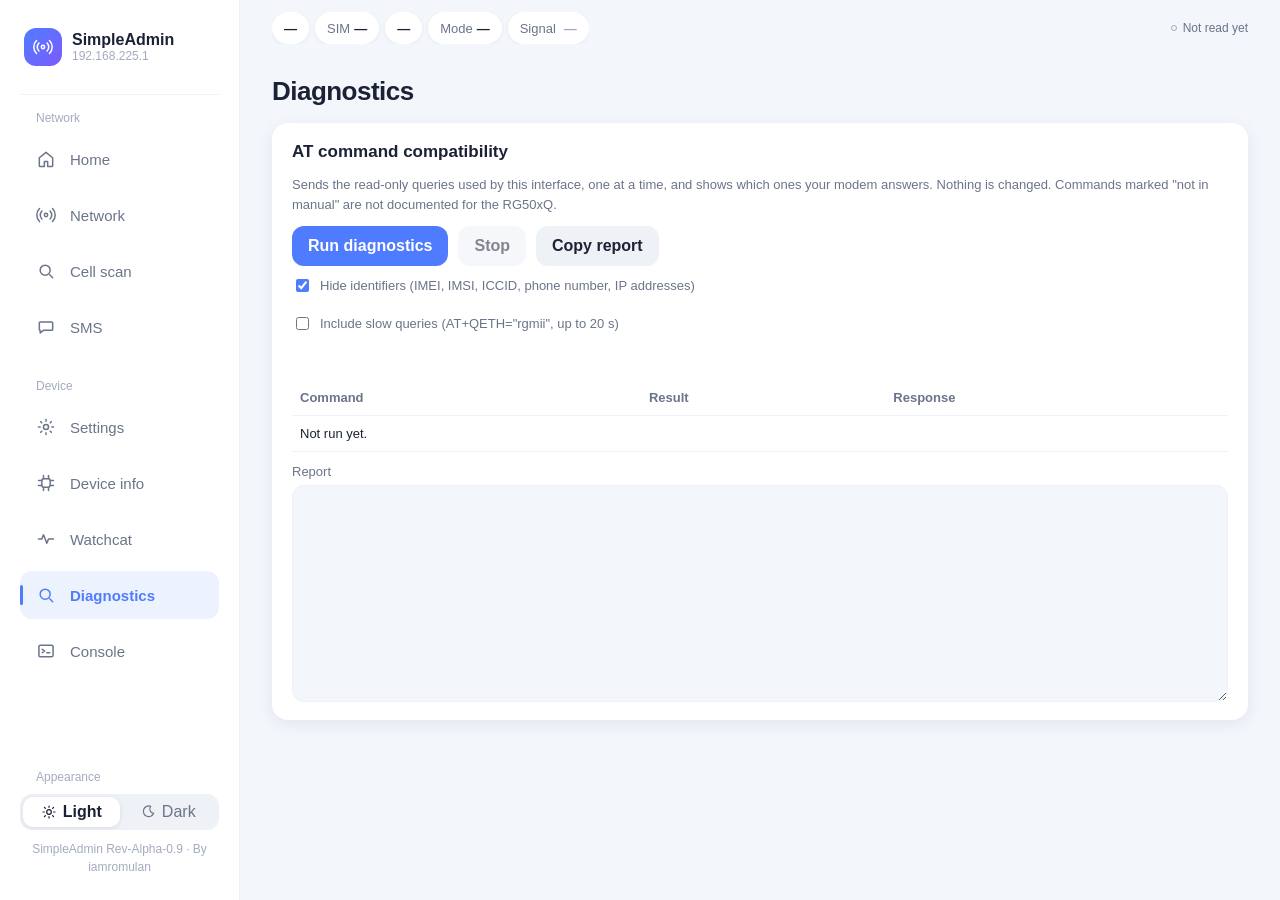
<file: www/diagnostics.html>
<!DOCTYPE html>
<html lang="en">
<head>
  <meta charset="utf-8">
  <meta name="viewport" content="width=device-width, initial-scale=1, viewport-fit=cover">
  <title>Diagnostics · SimpleAdmin</title>
  <link rel="stylesheet" href="css/app.css?v=20261111-3">
  <script>
    (function () {
      var saved = localStorage.getItem("theme");
      var theme = saved === "light" || saved === "dark" ? saved : (matchMedia("(prefers-color-scheme: dark)").matches ? "dark" : "light");
      document.documentElement.setAttribute("data-theme", theme);
      document.documentElement.style.colorScheme = theme;
    })();
  </script>
</head>
<body data-page="diagnostics">
  <div class="app">
    <aside class="sidebar" id="sidebar"></aside>
    <div class="main-col"><div class="page-wrap">
      <div id="status-slot"></div>
      <main class="page" id="page">
        <div class="page-head"><h1>Diagnostics</h1></div>
        <section class="card">
          <h2>AT command compatibility</h2>
          <p class="section-note">Sends the read-only queries used by this interface, one at a time, and shows which ones your modem answers. Nothing is changed. Commands marked "not in manual" are not documented for the RG50xQ.</p>
          <div class="form-actions"><button class="primary" type="button" id="diag-run">Run diagnostics</button><button class="secondary" type="button" id="diag-stop" disabled>Stop</button><button class="secondary" type="button" id="diag-copy">Copy report</button></div>
          <label class="check-field"><input type="checkbox" id="diag-redact" checked>Hide identifiers (IMEI, IMSI, ICCID, phone number, IP addresses)</label>
          <label class="check-field"><input type="checkbox" id="diag-slow">Include slow queries (AT+QETH="rgmii", up to 20 s)</label>
          <p class="result" id="diag-result" role="status" aria-live="polite"></p>
          <div class="table-wrap">
            <table class="data-table"><thead><tr><th>Command</th><th>Result</th><th>Response</th></tr></thead><tbody id="diag-rows"><tr><td colspan="3">Not run yet.</td></tr></tbody></table>
          </div>
          <label class="field field-wide"><span>Report</span><textarea id="diag-report" rows="10" readonly></textarea></label>
        </section>
      </main>
    </div></div>
  </div>
  <nav class="tabbar" id="tabbar"></nav>
  <script src="js/shell.js?v=20261111-3"></script>
  <script src="js/at.js?v=20261111-3"></script>
  <script src="js/diagnostics.js?v=20261111-3"></script>
</body>
</html>
</file>
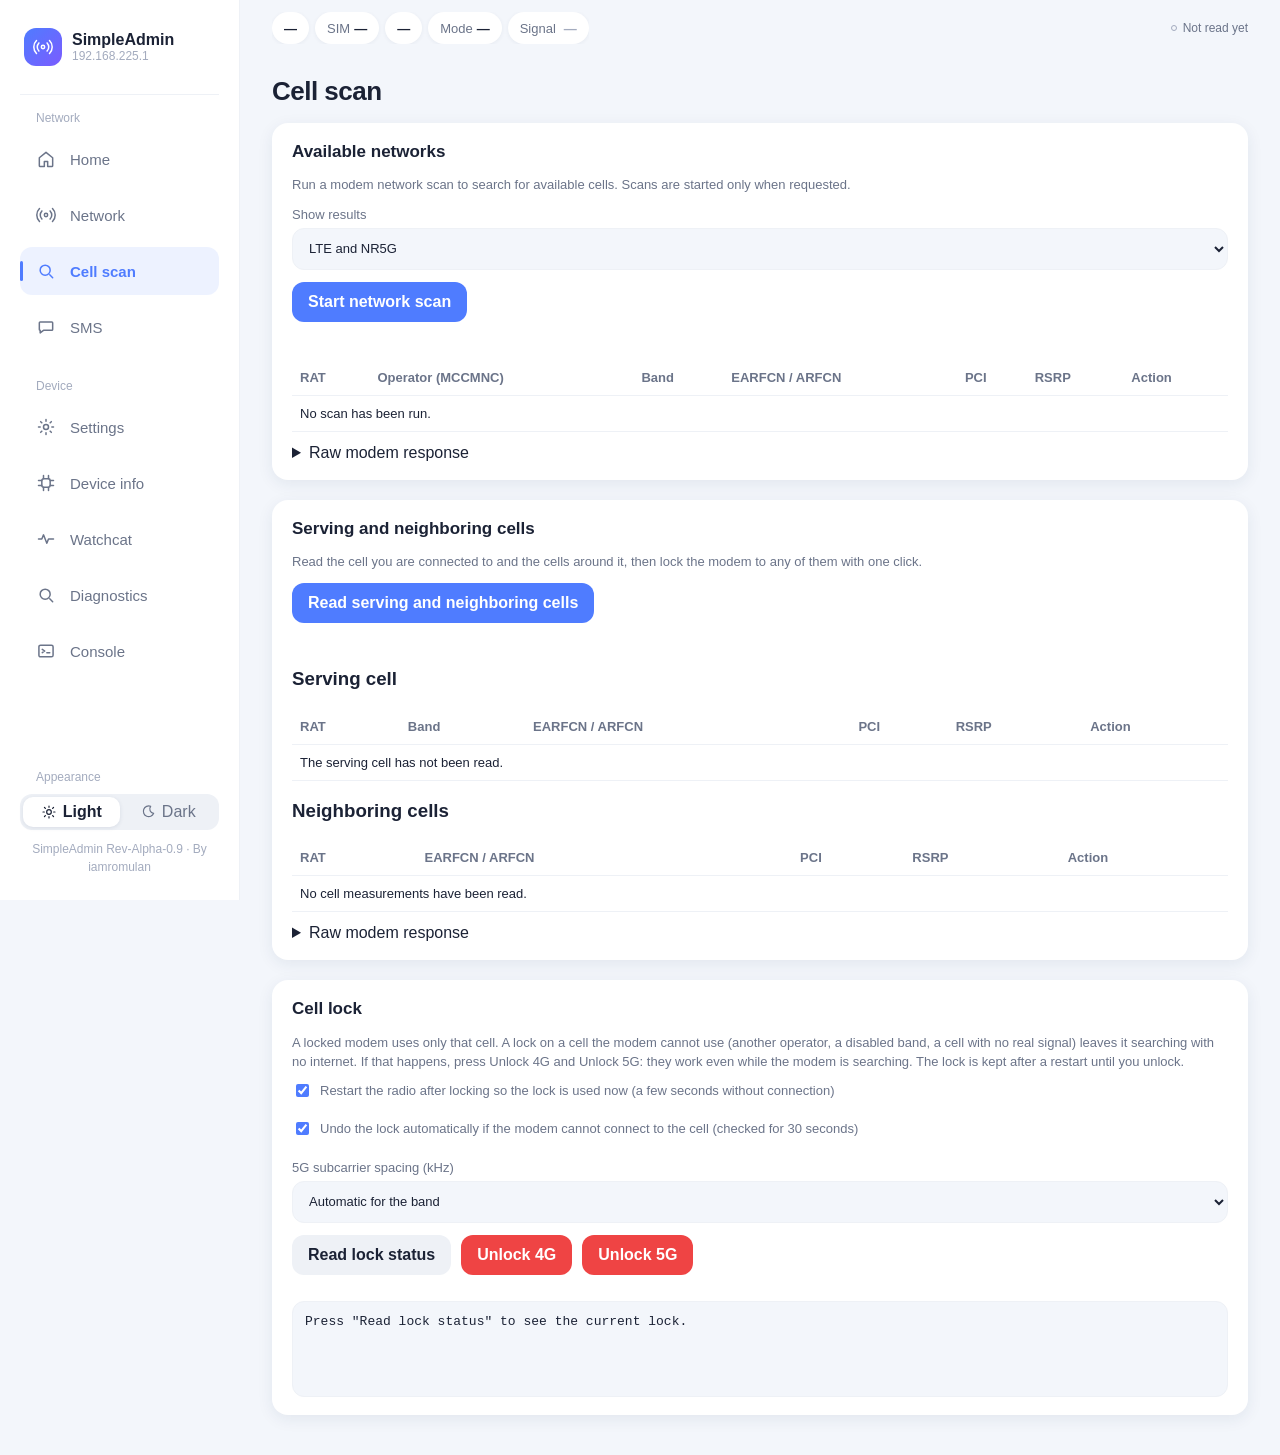
<file: www/scanner.html>
<!DOCTYPE html>
<html lang="en">
<head>
  <meta charset="utf-8">
  <meta name="viewport" content="width=device-width, initial-scale=1, viewport-fit=cover">
  <title>Cell scan · SimpleAdmin</title>
  <link rel="stylesheet" href="css/app.css?v=20261111-3">
  <script>
    (function () {
      var saved = localStorage.getItem("theme");
      var theme = saved === "light" || saved === "dark" ? saved : (matchMedia("(prefers-color-scheme: dark)").matches ? "dark" : "light");
      document.documentElement.setAttribute("data-theme", theme);
      document.documentElement.style.colorScheme = theme;
    })();
  </script>
</head>
<body data-page="scan">
  <div class="app">
    <aside class="sidebar" id="sidebar"></aside>
    <div class="main-col"><div class="page-wrap">
      <div id="status-slot"></div>
      <main class="page" id="page">
        <div class="page-head"><h1>Cell scan</h1></div>
        <section class="card">
          <h2>Available networks</h2>
          <p class="section-note">Run a modem network scan to search for available cells. Scans are started only when requested.</p>
          <label class="field"><span>Show results</span><select id="scan-filter"><option value="all">LTE and NR5G</option><option value="NR5G">NR5G only</option><option value="LTE">LTE only</option></select></label>
          <div class="form-actions"><button class="primary" id="scan-run" type="button">Start network scan</button></div>
          <p class="result" id="scan-result" role="status" aria-live="polite"></p>
          <div class="table-wrap">
            <table class="data-table"><thead><tr><th>RAT</th><th>Operator (MCCMNC)</th><th>Band</th><th>EARFCN / ARFCN</th><th>PCI</th><th>RSRP</th><th>Action</th></tr></thead><tbody id="scan-rows"><tr><td colspan="7">No scan has been run.</td></tr></tbody></table>
          </div>
          <details><summary>Raw modem response</summary><pre class="at-output raw-response" id="scan-output"></pre></details>
        </section>
        <section class="card">
          <h2>Serving and neighboring cells</h2>
          <p class="section-note">Read the cell you are connected to and the cells around it, then lock the modem to any of them with one click.</p>
          <div class="form-actions"><button class="primary" id="neighbor-read" type="button">Read serving and neighboring cells</button></div>
          <p class="result" id="neighbor-result" role="status" aria-live="polite"></p>
          <h3>Serving cell</h3>
          <div class="table-wrap">
            <table class="data-table"><thead><tr><th>RAT</th><th>Band</th><th>EARFCN / ARFCN</th><th>PCI</th><th>RSRP</th><th>Action</th></tr></thead><tbody id="serving-rows"><tr><td colspan="6">The serving cell has not been read.</td></tr></tbody></table>
          </div>
          <h3>Neighboring cells</h3>
          <div class="table-wrap">
            <table class="data-table"><thead><tr><th>RAT</th><th>EARFCN / ARFCN</th><th>PCI</th><th>RSRP</th><th>Action</th></tr></thead><tbody id="neighbor-rows"><tr><td colspan="5">No cell measurements have been read.</td></tr></tbody></table>
          </div>
          <details><summary>Raw modem response</summary><pre class="at-output raw-response" id="neighbor-output"></pre></details>
        </section>
        <section class="card" id="cell-lock">
          <h2>Cell lock</h2>
          <p class="section-note">A locked modem uses only that cell. A lock on a cell the modem cannot use (another operator, a disabled band, a cell with no real signal) leaves it searching with no internet. If that happens, press Unlock 4G and Unlock 5G: they work even while the modem is searching. The lock is kept after a restart until you unlock.</p>
          <label class="check-field"><input type="checkbox" id="lock-reattach" checked>Restart the radio after locking so the lock is used now (a few seconds without connection)</label>
          <label class="check-field"><input type="checkbox" id="lock-verify" checked>Undo the lock automatically if the modem cannot connect to the cell (checked for 30 seconds)</label>
          <label class="field"><span>5G subcarrier spacing (kHz)</span><select id="lock-scs"><option value="auto">Automatic for the band</option><option value="15">15</option><option value="30">30</option><option value="60">60</option><option value="120">120</option></select></label>
          <div class="form-actions"><button class="secondary" id="lock-status-read" type="button">Read lock status</button><button class="danger-button" id="unlock-4g" type="button">Unlock 4G</button><button class="danger-button" id="unlock-5g" type="button">Unlock 5G</button></div>
          <p class="result" id="lock-result" role="status" aria-live="polite"></p>
          <pre class="at-output raw-response" id="lock-status">Press "Read lock status" to see the current lock.</pre>
        </section>
      </main>
    </div></div>
  </div>
  <nav class="tabbar" id="tabbar"></nav>
  <script src="js/shell.js?v=20261111-3"></script>
  <script src="js/at.js?v=20261111-3"></script>
  <script src="js/operators.js?v=20261111-3"></script>
  <script src="js/scanner.js?v=20261111-3"></script>
</body>
</html>
</file>
<file: www/css/app.css>
:root {
  --bg: #F3F6FB;
  --card: #FFFFFF;
  --tx: #1B2235;
  --tx2: #6B7489;
  --tx3: #A3ABBE;
  --accent: #4F7CFF;
  --a2: #7B5CFF;
  --ok: #22C55E;
  --warn: #F59E0B;
  --danger: #EF4444;
  --shadow: 0 4px 16px rgba(30, 50, 90, .08);
  --line: #EEF1F6;
  --switch-off: #E2E6EE;
  --grid: #E9EDF4;
  --gap-bg: #EEF1F6;
  --card-border: none;
  --tier-1: #15803D; --tier-2: #22C55E; --tier-3: #EAB308; --tier-4: #EF4444;
  --ring-d: 148px; --ring-w: 12px; --ring-track: #EEF1F6; --ring-disc: #FFFFFF; --ring-num-fs: 40px;
  --sb-w: 240px; --nav-h: 48px; --nav-gap: 8px; --nav-fs: 15px; --nav-r: 12px;
  --nav-icon: 20px; --nav-icon-gap: 14px; --nav-group-fs: 12px;
  --nav-active-bg: rgb(79 124 255 / .10); --nav-active-bar: 3px;
  --seg-bg: #EEF1F6; --badge-bg: #EEF1F6;
  --content-max: 1200px;
  --r: 16px;
  --gap: 20px;
  color-scheme: light;
}
html[data-theme="dark"] {
  --bg: #0F1222;
  --card: #1A1E33;
  --tx: #EEF1FA;
  --tx2: #9AA3BC;
  --tx3: #6B7390;
  --accent: #6B93FF;
  --a2: #9476FF;
  --ok: #4ADE80;
  --warn: #FBBF24;
  --danger: #F87171;
  --shadow: none;
  --line: #262B44;
  --switch-off: #3A4060;
  --grid: #2A3050;
  --gap-bg: #262B44;
  --card-border: 1px solid #2A2F48;
  --ring-track: #2A3050;
  --ring-disc: #1A1E33;
  --nav-active-bg: rgb(79 124 255 / .18);
  --seg-bg: #262B44; --badge-bg: #262B44;
  color-scheme: dark;
}
* { box-sizing: border-box; }
[hidden] { display: none !important; }
html, body { margin: 0; height: 100%; }
body {
  min-height: 100dvh;
  background: var(--bg);
  color: var(--tx);
  font-family: -apple-system, BlinkMacSystemFont, "Segoe UI", sans-serif;
  font-variant-numeric: tabular-nums;
}
button, input, select, textarea { font: inherit; color: inherit; }
button { cursor: pointer; }
a { color: inherit; text-decoration: none; }
svg { width: 20px; height: 20px; fill: none; stroke: currentColor; stroke-width: 1.8; stroke-linecap: round; stroke-linejoin: round; }

.app {
  min-height: 100dvh;
  display: block;
  padding-bottom: calc(64px + env(safe-area-inset-bottom));
}
.sidebar { display: none; }
.tabbar {
  position: fixed;
  left: 0; right: 0; bottom: 0;
  z-index: 20;
  display: grid;
  grid-template-columns: repeat(5, 1fr);
  height: calc(56px + env(safe-area-inset-bottom));
  padding-bottom: env(safe-area-inset-bottom);
  background: var(--card);
  border-top: 1px solid var(--line);
}
.tabbar a {
  min-height: 44px;
  display: flex;
  flex-direction: column;
  align-items: center;
  justify-content: center;
  gap: 2px;
  color: var(--tx2);
  font-size: 11px;
}
.tabbar a.is-current { color: var(--accent); font-weight: 650; }
.main-col { min-width: 0; }
.brand-logo {
  width: 38px; height: 38px; border-radius: 12px; display: grid; place-items: center; flex-shrink: 0;
  color: #fff; background: linear-gradient(135deg, var(--accent), var(--a2));
}
.brand-logo svg { width: 20px; height: 20px; }
.refresh small { color: var(--tx3); font-size: 12px; }
.hero-div { display: none; }
.page { padding: 12px 16px 28px; }
.page.is-stale .num, .page.is-stale .m-val, .page.is-stale #gauge-pct { opacity: .5; }

.status {
  display: flex;
  align-items: center;
  justify-content: space-between;
  gap: 8px;
  height: 40px;
  padding: 0 16px;
}
#st-conn.is-ok::before { content: ""; width: 7px; height: 7px; border-radius: 50%; background: var(--tier-2); margin-right: 2px; flex-shrink: 0; }
.t-full { display: none; }
.refresh-chip { display: inline-flex; align-items: center; min-height: 32px; padding: 0 10px; border-radius: 999px; border: 0; background: var(--badge-bg); color: var(--tx2); font-size: 13px; }
.status-pills { display: flex; flex-wrap: nowrap; overflow: hidden; gap: 6px; min-width: 0; }
.pill {
  display: inline-flex;
  align-items: center;
  gap: 4px;
  height: 32px;
  padding: 0 12px;
  border-radius: 999px;
  background: var(--card);
  box-shadow: 0 1px 4px rgba(30, 50, 90, .06);
  border: var(--card-border);
  color: var(--tx2);
  font-weight: 400;
  font-size: 13px;
  white-space: nowrap;
}
.pill b, .pill .pill-v { color: var(--tx); font-weight: 600; }
#st-sim { display: none; }
.sig-pct { display: none; }
.status-time { display: flex; align-items: center; gap: 6px; color: var(--tx2); font-size: 12px; white-space: nowrap; }
.status.is-live .dot {
  width: 6px; height: 6px; border-radius: 50%; background: var(--ok);
  animation: breathe 1.6s ease-in-out infinite;
}
.status:not(.is-live) .dot {
  width: 6px; height: 6px; border-radius: 50%;
  border: 1.5px solid var(--tx3); background: transparent;
}
.status-time.is-warn { color: var(--warn); }
.banner {
  margin: 8px 16px 0;
  padding: 10px 12px;
  border-radius: 12px;
  background: rgba(245, 158, 11, .15);
  color: var(--warn);
  font-size: 14px;
}
@keyframes breathe {
  50% { opacity: .35; transform: scale(.8); }
}

.page-head, .more-head {
  display: flex;
  align-items: center;
  justify-content: space-between;
  gap: 12px;
  margin: 8px 0 16px;
}
h1 { margin: 0; font-size: 26px; letter-spacing: -.02em; }
.refresh { display: flex; align-items: center; gap: 8px; color: var(--tx2); font-size: 13px; }
.refresh input {
  width: 64px; height: 36px; border-radius: 12px; border: 1px solid var(--line);
  background: var(--card); text-align: center; font-size: 16px;
}
.refresh button, .ghost {
  min-height: 36px; padding: 0 12px; border-radius: 12px;
  border: 1px solid var(--line); background: var(--card);
}

.hero {
  display: grid;
  grid-template-columns: 112px 1fr;
  gap: 12px 16px;
  padding: 16px;
  border-radius: var(--r);
  color: #fff;
  background: linear-gradient(120deg, var(--accent), var(--a2));
  box-shadow: 0 12px 28px rgba(91, 108, 255, .28);
}
.hero { position: relative; overflow: hidden; }
.hero::before, .hero::after {
  content: ""; position: absolute; border-radius: 50%; background: #fff; pointer-events: none;
}
.hero::before { width: 220px; height: 220px; right: -60px; top: -90px; opacity: .08; }
.hero::after { width: 260px; height: 260px; right: 120px; bottom: -140px; opacity: .06; }
.hero > * { position: relative; z-index: 1; }
.disc {
  width: 112px; height: 112px; border-radius: 50%; background: var(--ring-disc);
  position: relative; display: grid; place-items: center;
  box-shadow: 0 8px 24px rgba(20, 30, 80, .25);
}
.disc svg { width: 100%; height: 100%; }
.g-track, .g-val { fill: none; stroke-width: var(--ring-w); }
.g-track { stroke: var(--ring-track); }
.g-val { stroke-linecap: round; transform: rotate(-90deg); transform-origin: 74px 74px; }
.disc-label { position: absolute; display: grid; justify-items: center; gap: 4px; color: var(--tx); }
.disc-label strong { display: block; font-size: 30px; font-weight: 700; line-height: 1; }
.disc-label strong small { font-size: 14px; font-weight: 700; margin-left: 1px; }
.grade-pill {
  display: inline-flex; align-items: center; gap: 5px;
  padding: 2px 10px; border-radius: 999px; font-size: 13px; font-weight: 700; white-space: nowrap;
}
.grade-pill i { width: 7px; height: 7px; border-radius: 50%; background: currentColor; }
.hero-mid { display: flex; flex-direction: column; justify-content: center; gap: 8px; }
.chart-tip { margin: 4px 0 0; color: var(--tx2); font-size: 12px; }
.kicker { margin: 0; opacity: .8; font-size: 12px; }
.hero h2 { margin: 0; font-size: 28px; display: flex; align-items: center; gap: 8px; }
.live-dot { width: 8px; height: 8px; border-radius: 50%; background: rgba(255,255,255,.45); }
.live-dot.is-on { background: #bbf7d0; }
.hero-sub { margin: 0; font-size: 13px; opacity: .9; }
.legend {
  grid-column: 1 / -1;
  display: flex; flex-wrap: wrap; gap: 8px 12px; align-items: center;
  margin: 0; padding-top: 8px; border-top: 1px solid rgba(255,255,255,.25);
  font-size: 12px;
}
.legend { flex-wrap: nowrap; gap: 6px; }
.legend b { font-weight: 650; margin-right: auto; white-space: nowrap; }
.legend span { display: inline-flex; align-items: center; gap: 4px; opacity: .85; padding: 3px 8px; border-radius: 999px; white-space: nowrap; }
.legend span.is-current { background: rgba(255, 255, 255, .22); }
.legend i { width: 10px; height: 10px; border-radius: 50%; display: inline-block; box-shadow: 0 0 0 2px #fff; }
.legend .is-current { opacity: 1; font-weight: 700; }
.legend small { display: none; width: 100%; opacity: .85; }

.section-title { margin: 22px 0 10px; display: flex; flex-wrap: wrap; align-items: baseline; gap: 4px 10px; }
.section-title h2 { margin: 0; font-size: 17px; font-weight: 700; }
.section-title p { margin: 0 !important; }
.chart-card h3, .info h3, .panel h3 { margin: 0; font-size: 16px; }
.section-title p, .muted { margin: 4px 0 0; color: var(--tx2); font-size: 12px; }
.meters, .infos, .detail-grid, .charts { display: grid; gap: var(--gap); }
.card {
  background: var(--card);
  border-radius: var(--r);
  box-shadow: var(--shadow);
  border: var(--card-border);
  padding: 18px 20px;
}
.meter header { display: flex; justify-content: space-between; gap: 8px; align-items: center; }
.m-name { margin: 0; font-size: 14px; font-weight: 600; }
.m-hint {
  margin: 0; padding: 2px 10px; border-radius: 999px; background: var(--badge-bg);
  color: var(--tx2); font-size: 12px; white-space: nowrap;
}
.m-val { margin: 10px 0 0; font-size: 24px; font-weight: 700; white-space: nowrap; }
.m-val .unit { font-size: 13px; font-weight: 500; color: var(--tx2); margin-left: 2px; }
.m-val .tier { font-size: 13px; font-weight: 700; margin-left: 6px; }
.meter.is-empty .m-val { font-size: 16px; color: var(--tx3); }
.tier-names { display: flex; gap: 3px; margin-top: 14px; font-size: 11px; color: var(--tx3); }
.tier-names span { text-align: center; white-space: nowrap; overflow: hidden; }
.tier-names span.is-on { font-weight: 700; }
.bar { display: flex; gap: 3px; height: 10px; margin-top: 6px; position: relative; }
.bar .seg { border-radius: 5px; }
.needle {
  position: absolute; top: -8px; width: 4px; height: 26px; border-radius: 2px;
  transform: translateX(-2px); background: var(--tx); box-shadow: 0 0 0 2px var(--card);
}
.meter.is-empty .bar { filter: grayscale(1); opacity: .45; }
.axis, .ticks { position: relative; height: 16px; margin-top: 6px; color: var(--tx3); font-size: 11px; }
.axis { display: flex; justify-content: space-between; height: auto; }
.ticks span { position: absolute; transform: translateX(-50%); }

.charts { display: flex; gap: 12px; overflow-x: auto; scroll-snap-type: x mandatory; padding-bottom: 6px; }
.chart-card { min-width: 86%; scroll-snap-align: start; }
.chart-head { display: flex; flex-wrap: wrap; justify-content: space-between; gap: 2px 8px; align-items: baseline; }
.chart-empty { min-height: 140px; display: grid; place-items: center; color: var(--tx3); }
.plot { min-height: 168px; }
.plot svg { width: 100%; height: auto; }
.plot text { font-size: 10px; stroke: none; }
.plot rect, .plot polygon { stroke: none; }
.plot text.ax { fill: var(--tx3); }
.plot .band { opacity: .07; }
[data-theme="dark"] .plot .band { opacity: .05; }
.plot .band-name { font-weight: 600; opacity: .8; }
.plot .grid { stroke: var(--grid); stroke-width: 1; stroke-dasharray: 3 4; }
.plot .line { fill: none; stroke: #5B6CFF; stroke-width: 2; stroke-linejoin: round; stroke-linecap: round; }
.plot .area { stroke: none; }
.plot .solo { fill: #5B6CFF; stroke: none; }
.plot .gap { fill: var(--gap-bg); opacity: .9; }
.plot .gap-line { stroke: var(--tx3); stroke-width: 1; stroke-dasharray: 2 3; }
.plot .gap-tip rect { fill: #1B2235; }
.plot .gap-tip text { fill: #fff; font-size: 11px; }
.plot .last-dot { stroke: var(--card); stroke-width: 2; }
.chart-head .chart-stats { font-size: 12px; white-space: nowrap; }
.chart-sub { margin: 2px 0 8px; font-size: 12px; }
.refresh .pause-btn {
  display: inline-flex; align-items: center; gap: 6px; height: 36px; min-height: 36px; padding: 0 16px;
  border: 0; border-radius: 12px; background: var(--card); box-shadow: var(--shadow);
  color: var(--accent); font-size: 13px; font-weight: 600;
}
.pause-btn svg { width: 14px; height: 14px; stroke-width: 2.4; }
.pause-btn[aria-pressed="true"] svg { fill: currentColor; }
.infos { grid-template-columns: 1fr 1fr; margin-top: var(--gap); }
.info h3 { display: flex; align-items: center; gap: 10px; font-size: 13px; font-weight: 500; color: var(--tx2); }
.info-ic { width: 30px; height: 30px; border-radius: 10px; display: grid; place-items: center; flex-shrink: 0; }
.info-ic svg { width: 18px; height: 18px; }
.info-ic svg { color: inherit; stroke: currentColor; fill: none; }
.info-ic.ic-conn { background: #E8F8EE; color: #16A34A; }
.info-ic.ic-net { background: #F2EEFF; color: #7B5CFF; }
.info-ic.ic-dev { background: #FFF4E5; color: #F59E0B; }
.info-ic.ic-sim { background: #EDF1FF; color: #4F7CFF; }
[data-theme="dark"] .info-ic.ic-conn { background: rgb(22 163 74 / .16); }
[data-theme="dark"] .info-ic.ic-net { background: rgb(123 92 255 / .16); }
[data-theme="dark"] .info-ic.ic-dev { background: rgb(245 158 11 / .16); }
[data-theme="dark"] .info-ic.ic-sim { background: rgb(79 124 255 / .16); }
.info p { margin: 10px 0 0; font-size: 22px; font-weight: 700; }
.info span { color: var(--tx2); font-size: 12px; }
.detail-grid { grid-template-columns: 1fr; }
.panel table { width: 100%; border-collapse: collapse; font-size: 13px; }
.panel th, .panel td { padding: 8px 4px; border-bottom: 1px solid var(--line); text-align: left; }
.panel td { text-align: right; font-weight: 600; }
.panel tr.tb-head th { border-bottom: 0; text-align: right; font-size: 11px; color: var(--tx3); }
.panel tr.tb-head th:first-child { text-align: left; }
.panel th { color: var(--tx2); font-weight: 500; }
.dot-tier { width: 7px; height: 7px; border-radius: 50%; display: inline-block; margin-right: 6px; }
#detail-toggle { margin-top: 8px; }


.empty {
  min-height: 240px; display: grid; place-items: center; text-align: center;
  color: var(--tx2); padding: 24px;
}
.skeleton { display: grid; gap: 16px; }
.sk {
  height: 92px; border-radius: var(--r);
  background: linear-gradient(90deg, var(--card), rgba(127,127,127,.08), var(--card));
  background-size: 200% 100%;
  animation: sheen 1.2s linear infinite;
}
.sk.lg { height: 168px; }
@keyframes sheen { to { background-position: -200% 0; } }

.more-list {
  display: grid; gap: 0; background: var(--card); border-radius: var(--r);
  border: var(--card-border); box-shadow: var(--shadow); overflow: hidden;
}
.more-row, .more-list a {
  min-height: 52px; display: flex; align-items: center; justify-content: space-between;
  padding: 0 16px; background: transparent; border: 0; border-radius: 0;
}
.more-list > * + * { border-top: 1px solid var(--line); }
.more-list .badge { font-style: normal; font-size: 11px; color: var(--tx2); background: var(--badge-bg); border-radius: 99px; padding: 2px 8px; }
.more-row { width: 100%; text-align: left; }
.switch {
  width: 51px; height: 31px; border-radius: 99px; background: var(--switch-off); position: relative; flex-shrink: 0;
  transition: background .15s ease;
}
.switch::after {
  content: ""; position: absolute; top: 2px; left: 2px; width: 27px; height: 27px;
  border-radius: 50%; background: #fff; transition: transform .15s ease;
  box-shadow: 0 3px 8px rgba(0, 0, 0, .15), 0 1px 1px rgba(0, 0, 0, .16);
}
.switch[aria-checked="true"] { background: var(--accent); }
.switch[aria-checked="true"]::after { transform: translateX(20px); }
.version { display: block; margin-top: 16px; color: var(--tx3); font-size: 11px; line-height: 1.5; text-align: center; overflow-wrap: anywhere; }

.form-grid { display: grid; grid-template-columns: repeat(2, minmax(0, 1fr)); gap: 16px; margin-top: 18px; }
.sms-compose { grid-template-columns: minmax(0, 1fr); }
.field { display: grid; gap: 6px; min-width: 0; color: var(--tx2); font-size: 13px; }
.field input, .field select, .field textarea, .at-output, .data-output {
  width: 100%; min-width: 0; border: 1px solid var(--line); border-radius: 12px;
  background: var(--bg); color: var(--tx); padding: 10px 12px;
}
.field input, .field select { min-height: 42px; }
.field textarea, .at-output, .data-output { min-height: 96px; resize: vertical; font-family: ui-monospace, SFMono-Regular, Consolas, monospace; font-size: 13px; line-height: 1.5; }
.field input:focus, .field select:focus, .field textarea:focus { outline: 2px solid var(--accent); outline-offset: 1px; }
.field-wide { grid-column: 1 / -1; }
.form-actions { display: flex; flex-wrap: wrap; align-items: center; gap: 10px; grid-column: 1 / -1; }
.primary, .secondary, .danger-button {
  min-height: 40px; padding: 0 16px; border: 0; border-radius: 12px;
  background: var(--accent); color: var(--card); font-weight: 650;
}
.secondary { background: var(--badge-bg); color: var(--tx); }
.danger-button { background: var(--danger); }
.primary:disabled, .secondary:disabled, .danger-button:disabled { opacity: .55; cursor: wait; }
.result { min-height: 1.4em; margin: 0; color: var(--tx2); font-size: 13px; }
.result.is-error { color: var(--danger); }
.result.is-success { color: var(--ok); }
.page > .card + .card { margin-top: var(--gap); }
.page > .card > h2 { margin: 0 0 12px; font-size: 17px; line-height: 1.3; }
.page > .card > .page-head { margin: 0 0 12px; }
.page > .card > .page-head h2 { margin: 0; }
.page > .card > p:not(.result) { margin: 8px 0 0; color: var(--tx2); font-size: 13px; line-height: 1.5; }
.page > .card > .field,
.page > .card > .form-actions,
.page > .card > .result,
.page > .card > .table-wrap,
.page > .card > details { margin-top: 12px; }
.page > .card > .result { margin-top: 8px; }
.table-wrap { width: 100%; overflow-x: auto; }
.data-table { width: 100%; border-collapse: collapse; font-size: 13px; }
.data-table th, .data-table td { padding: 10px 8px; border-bottom: 1px solid var(--line); text-align: left; vertical-align: top; }
.data-table th { color: var(--tx2); font-weight: 600; }
.data-table td { overflow-wrap: anywhere; }
.pill-list { display: flex; flex-wrap: wrap; gap: 8px; }
.check-field { display: flex; align-items: center; gap: 8px; min-height: 38px; color: var(--tx2); font-size: 13px; }
.check-field input { accent-color: var(--accent); }
.section-note { margin: 6px 0 0; color: var(--tx2); font-size: 13px; line-height: 1.5; }
.raw-response { margin: 0; white-space: pre-wrap; overflow-wrap: anywhere; }

@media (max-width: 767px) {
  .form-grid { grid-template-columns: minmax(0, 1fr); gap: 12px; }
  .field-wide, .form-actions { grid-column: 1; }
  .card { padding: 16px; }
  #detail-wrap:not(.is-open) .detail-grid { display: none; }
  .status-pills { gap: 0; }
  .status .pill { height: auto; padding: 0 8px; background: none; box-shadow: none; border: 0; border-radius: 0; }
  .status .pill:first-child { padding-left: 0; }
  .status .pill + .pill { border-left: 1px solid var(--line); }
  .status .pill-k { display: none; }
  .refresh label, .refresh input, .refresh small { display: none; }
  .refresh.is-open label, .refresh.is-open input, .refresh.is-open small { display: initial; }
  .refresh.is-open { flex-wrap: wrap; justify-content: flex-end; }
}
@media (min-width: 768px) {
  .status { height: 56px; padding: 0 32px; }
  .banner { margin-right: 24px; margin-left: 24px; }
  .t-full { display: inline; }
  .refresh-chip { display: none; }
  .app {
    display: grid;
    grid-template-columns: 76px 1fr;
    padding-bottom: 0;
  }
  .sidebar {
    display: flex; flex-direction: column;
    height: 100dvh; position: sticky; top: 0;
    background: var(--card); border-right: 1px solid var(--line);
    padding: 16px 10px 12px;
  }
  .brand span, .nav-item span, .nav-label, .theme-seg, .side-foot small, .badge { display: none; }
  .brand { display: grid; place-items: center; color: var(--accent); padding-bottom: 8px; }
  .nav-group + .nav-group { border-top: 1px solid var(--line); margin-top: 8px; padding-top: 8px; }
  .nav-scroll { overflow: auto; flex: 1; }
  .nav-item {
    height: 48px; display: grid; place-items: center; border-radius: 12px; color: var(--tx2); position: relative;
  }
  .nav-item.is-current { background: var(--nav-active-bg); color: var(--accent); }
  .nav-item.is-current::before {
    content: ""; position: absolute; left: 0; top: 10px; bottom: 10px; width: 3px; border-radius: 2px; background: var(--accent);
  }
  .theme-icons { display: grid; gap: 8px; }
  .theme-icons button {
    height: 36px; border: 0; border-radius: 12px; background: transparent; color: var(--tx2);
  }
  .theme-icons button.is-on { background: var(--nav-active-bg); color: var(--accent); }
  .side-foot.has-mask {
    box-shadow: 0 -16px 16px -16px var(--bg);
  }
  .tabbar { display: none; }
  .page { padding: 12px 24px 40px; }
  #st-sim { display: inline-flex; }
  .sig-pct { display: inline; }
  .hero-div { display: block; }
  .hero { display: flex; align-items: center; gap: 36px; min-height: 184px; height: auto; padding: 18px 32px; }
  .hero-mid { flex-direction: row; align-items: center; gap: 36px; }
  .hero-div { width: 1px; height: 84px; background: rgba(255, 255, 255, .25); }
  .disc { width: var(--ring-d); height: var(--ring-d); flex-shrink: 0; }
  .disc-label strong { font-size: var(--ring-num-fs); }
  .disc-label strong small { font-size: 18px; }
  .legend {
    margin: 0 0 0 auto; flex-direction: column; align-items: flex-start; gap: 0;
    padding: 12px 14px; border-radius: 12px; border: 1px solid rgba(255, 255, 255, .22);
    background: rgba(255, 255, 255, .14); max-width: 230px;
  }
  .legend span { line-height: 22px; min-height: 22px; padding: 0; background: none; }
  .legend span.is-current { background: none; }
  .legend b { width: 100%; margin: 0 0 4px; }
  .legend small { display: block; margin-top: 4px; }
  .meters { grid-template-columns: repeat(3, 1fr); }
  .charts { display: grid; grid-template-columns: 1fr 1fr; overflow: visible; }
  .chart-card { min-width: 0; }
  .detail-grid { grid-template-columns: 1fr 1fr; }
  #detail-toggle { display: none; }
  #detail-wrap .detail-grid { display: grid; }
}

@media (min-width: 1024px) {
  .banner { margin-right: 32px; margin-left: 32px; }
  .app { grid-template-columns: var(--sb-w) 1fr; }
  .nav-group + .nav-group { border-top: 0; margin-top: 0; padding-top: 0; }
  .sidebar { padding: 28px 20px 24px; }
  .brand {
    display: flex; gap: 10px; align-items: center; justify-content: flex-start;
    padding: 0 4px 28px; margin-bottom: 4px; color: var(--tx); border-bottom: 1px solid var(--line);
  }
  .brand strong { font-size: 16px; font-weight: 700; }
  .brand span, .brand strong, .brand small { display: block; }
  .brand small, .side-foot small { color: var(--tx3); font-size: 12px; }
  .nav-label { display: block; margin: 0; padding: 20px 16px 10px; font-size: var(--nav-group-fs); color: var(--tx3); }
  .nav-group:first-child .nav-label { padding-top: 12px; }
  .nav-item {
    display: flex; align-items: center; gap: var(--nav-icon-gap); justify-content: flex-start;
    padding: 0 16px; font-size: var(--nav-fs); margin-bottom: var(--nav-gap);
  }
  .nav-item.is-current::before { top: 14px; bottom: 14px; }
  .nav-item span, .badge { display: inline; }
  .badge {
    margin-left: auto; font-style: normal; font-size: 11px; color: var(--tx2);
    background: var(--badge-bg); border: 0; border-radius: 99px; padding: 2px 8px; white-space: nowrap;
  }
  .nav-item.is-current { font-weight: 700; }
  .theme-icons { display: none; }
  .theme-seg { display: grid; grid-template-columns: 1fr 1fr; height: 36px; padding: 3px; border-radius: 12px; background: var(--seg-bg); }
  .theme-seg button { border: 0; border-radius: 10px; background: transparent; color: var(--tx2); display: inline-flex; align-items: center; justify-content: center; gap: 6px; }
  .theme-seg button svg { width: 16px; height: 16px; }
  .theme-seg button.is-on { background: var(--card); color: var(--tx); font-weight: 650; box-shadow: 0 1px 4px rgba(30, 50, 90, .1); }
  .page { padding: 12px 32px 40px; }
  .side-foot small { display: block; margin-top: 10px; }
  .page-wrap { max-width: var(--content-max); margin: 0 auto; }
  .infos { grid-template-columns: repeat(4, 1fr); }
  .detail-grid { grid-template-columns: 1.1fr 1fr .9fr; }
}
@media (prefers-reduced-motion: reduce) {
  .dot, .sk { animation: none; }
}
#st-conn, #st-op { color: var(--tx); font-weight: 600; }

/* ---------- Antennas ---------- */
.ant-title { align-items: center; }
.ant-seg { margin-left: auto; display: inline-grid; grid-template-columns: 52px 52px; padding: 2px; border-radius: 10px; background: var(--seg-bg); }
.ant-seg[hidden] { display: none; }
.ant-seg button { height: 30px; border: 0; border-radius: 8px; background: transparent; color: var(--tx2); font: inherit; font-size: 13px; font-weight: 600; cursor: pointer; }
.ant-seg button.is-on { background: #FFFFFF; color: var(--tx); box-shadow: 0 1px 4px rgba(30, 50, 90, .14); }
[data-theme="dark"] .ant-seg button.is-on { background: var(--card); }
.ant-card { padding: 4px 14px; overflow: visible; }
.ant-card.is-empty { padding: 20px; }
.ant-empty { margin: 0; color: var(--tx3); font-size: 13px; text-align: center; }
.ant-tag { display: none; }
.ant-card[data-show="NR5G"] .ant-row[data-k="LTE"],
.ant-card[data-show="LTE"] .ant-row[data-k="NR5G"] { display: none; }
.ant-cells { display: grid; grid-template-columns: 1fr 1fr; }
.ant-cell { position: relative; padding: 12px; min-width: 0; }
.ant-cell:nth-child(odd) { border-right: 1px solid var(--line); }
.ant-cell:nth-child(-n+2) { border-bottom: 1px solid var(--line); }
.ant-cell.is-off { cursor: pointer; outline: none; }
.ant-name { display: flex; align-items: baseline; gap: 8px; white-space: nowrap; }
.ant-name b { font-size: 14px; font-weight: 600; }
.ant-name span { font-size: 11px; font-weight: 500; color: var(--tx3); }
.ant-rsrp { display: flex; align-items: baseline; gap: 4px; margin: 8px 0; white-space: nowrap; }
.ant-dot { width: 8px; height: 8px; border-radius: 50%; flex-shrink: 0; align-self: center; margin-right: 2px; }
.ant-v { font-size: 18px; font-weight: 700; font-variant-numeric: tabular-nums; }
.ant-u { font-size: 12px; color: var(--tx2); }
.ant-t { font-size: 13px; font-weight: 700; }
.ant-none { font-size: 16px; font-weight: 600; color: var(--tx3); }
.ant-bar { height: 6px; border-radius: 3px; background: var(--ring-track); margin-bottom: 10px; overflow: hidden; }
.ant-bar i { display: block; height: 100%; border-radius: 3px; }
.ant-kv { margin: 0; }
.ant-kv div { display: flex; justify-content: space-between; font-size: 12px; line-height: 20px; }
.ant-kv dt { color: var(--tx2); }
.ant-kv dd { margin: 0; color: var(--tx); font-weight: 600; font-variant-numeric: tabular-nums; }
.ant-tip {
  display: none; position: absolute; z-index: 5; top: calc(100% + 12px); width: 230px; box-sizing: border-box;
  padding: 8px 10px; border-radius: 8px; background: #1B2235; color: #FFFFFF; font-size: 12px; line-height: 18px;
}
.ant-tip::before { content: ""; position: absolute; top: -6px; border: 6px solid transparent; border-top: 0; border-bottom-color: #1B2235; }
.ant-cell.is-tip .ant-tip { display: block; }
@media (hover: hover) { .ant-cell.is-off:hover .ant-tip, .ant-cell.is-off:focus .ant-tip { display: block; } }
@media (max-width: 767px) {
  .ant-title p { order: 3; flex-basis: 100%; }
  .ant-cell:nth-child(even) .ant-tip { right: 0; }
  .ant-cell:nth-child(even) .ant-tip::before { right: 24px; }
  .ant-cell:nth-child(odd) .ant-tip { left: 0; }
  .ant-cell:nth-child(odd) .ant-tip::before { left: 24px; }
}
@media (min-width: 768px) {
  .ant-seg { display: none !important; }
  .ant-card { padding: 6px 20px; }
  .ant-card[data-show] .ant-row { display: grid !important; }
  .ant-row { display: grid; grid-template-columns: 52px 1fr; align-items: start; padding: 14px 0; }
  .ant-card.is-single .ant-row { grid-template-columns: 1fr; }
  .ant-row + .ant-row { border-top: 1px solid var(--line); }
  .ant-tag { display: inline-block; justify-self: start; height: 20px; line-height: 20px; padding: 0 9px; border-radius: 999px; background: var(--badge-bg); color: var(--tx2); font-size: 11px; font-weight: 600; }
  .ant-cells { grid-template-columns: repeat(4, minmax(0, 1fr)); }
  .ant-cell { padding: 0 18px; border: 0 !important; }
  .ant-cell + .ant-cell { border-left: 1px solid var(--line) !important; }
  .ant-cell:first-child { padding-left: 0; }
  .ant-v { font-size: 20px; }
  .ant-tip { left: 0; }
  .ant-tip::before { left: 24px; }
  .ant-cell:first-child .ant-tip { left: 0; }
  .ant-cell:not(:first-child) .ant-tip { left: 18px; }
}
@media (min-width: 768px) {
  .ant-cell:last-child .ant-tip { left: auto; right: 0; }
  .ant-cell:last-child .ant-tip::before { left: auto; right: 24px; }
}

/* carrier aggregation card (Home) */
.ca-card { padding: 14px; }
.ca-card.is-empty { padding: 20px; }
.ca-summary { margin: 0 0 12px; font-size: 15px; line-height: 1.5; }
.ca-summary strong { font-weight: 600; }
.ca-name { color: var(--tx2); font-size: 13px; }
.ca-note { margin: 10px 0 0; font-size: 12.5px; color: var(--tx2); }
.ca-card .data-table th, .ca-card .data-table td { white-space: nowrap; }

/* device resources (Home) */
.res-bar { height: 6px; border-radius: 3px; background: var(--line); margin: 10px 0 8px; overflow: hidden; }
.res-bar i { display: block; height: 100%; border-radius: 3px; background: #16A34A; transition: width .3s; }
.res-bar.is-warn i { background: #F59E0B; }
.res-bar.is-bad i { background: #DC2626; }
.res-sub { display: block; font-size: 12.5px; color: var(--tx2); line-height: 1.4; }

/* resources grid: the boxes always fill the full width (2x2 on a phone, one row of 3-4 on a desktop) */
.res-grid { display: grid; gap: var(--gap); margin-top: var(--gap); grid-template-columns: repeat(auto-fit, minmax(160px, 1fr)); }
.res-note { margin: 8px 2px 0; font-size: 12.5px; color: var(--tx2); }
.res-note:empty { display: none; }
</file>
